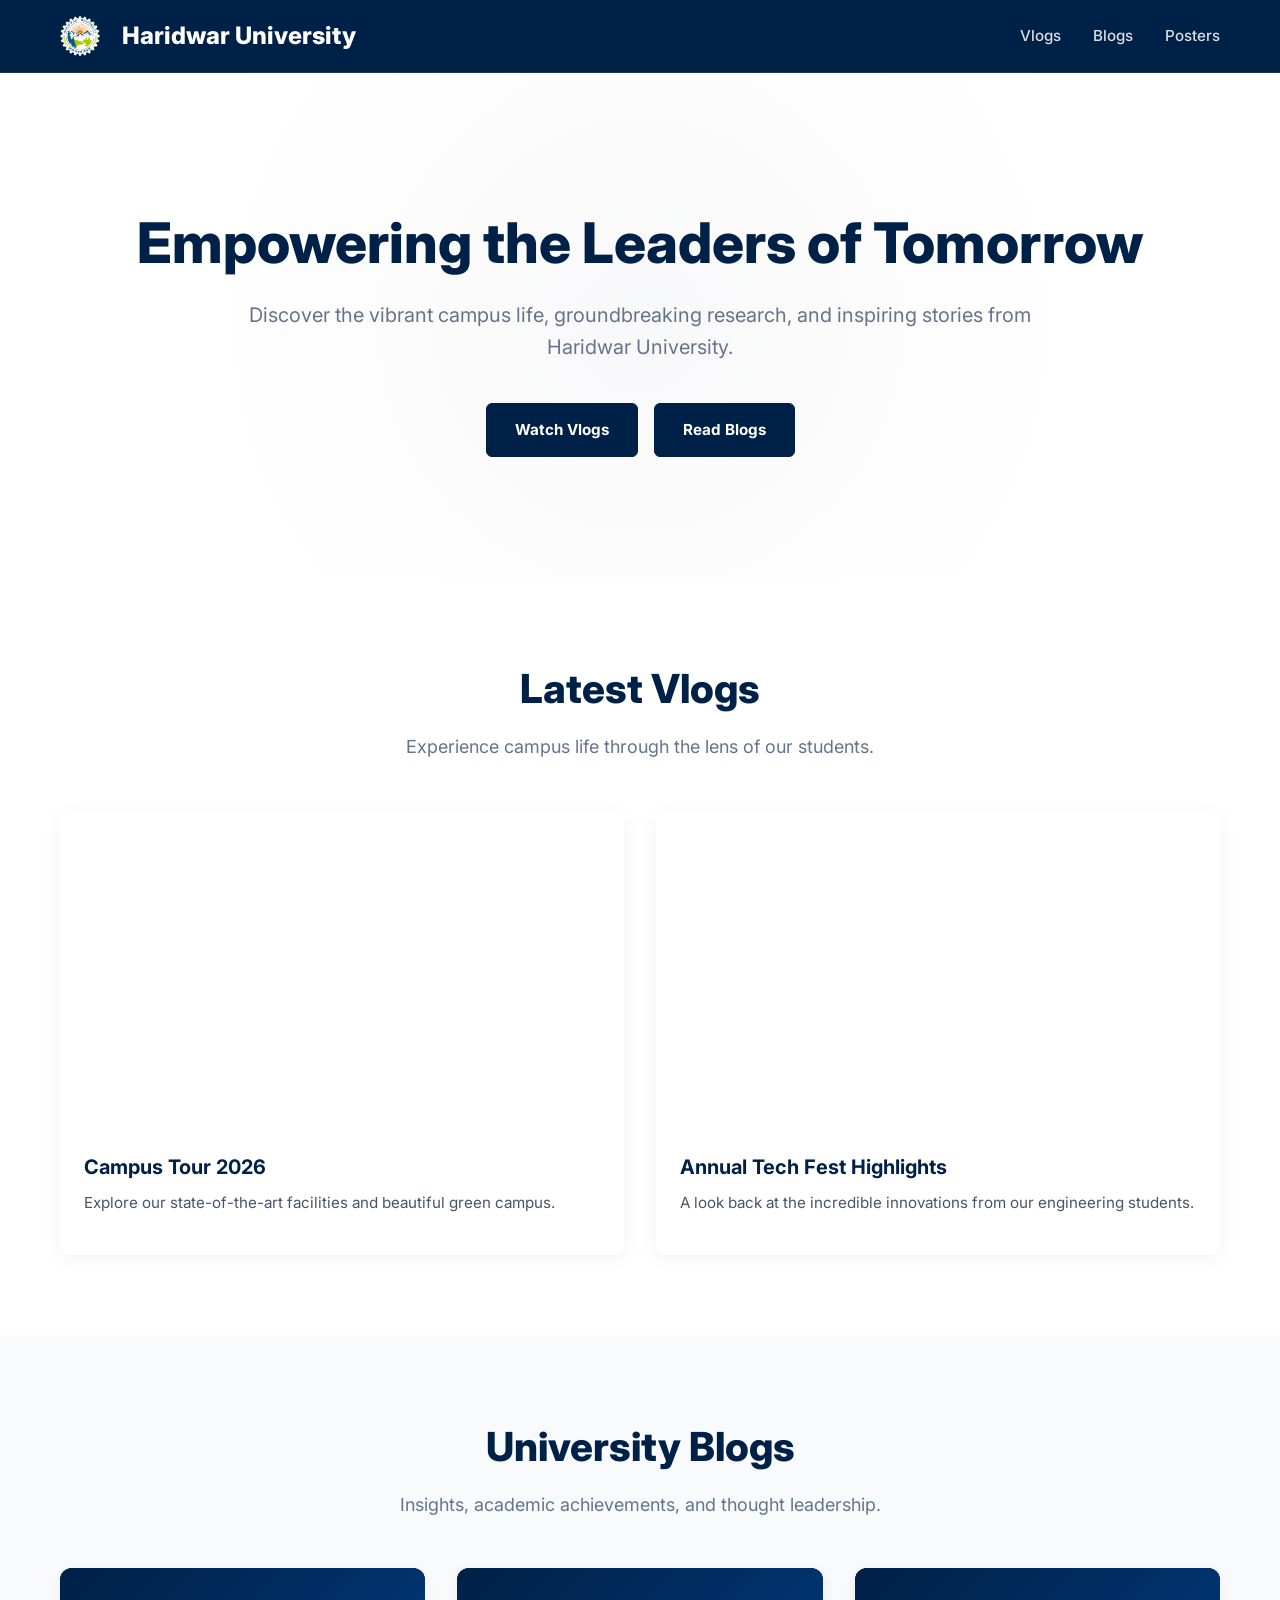
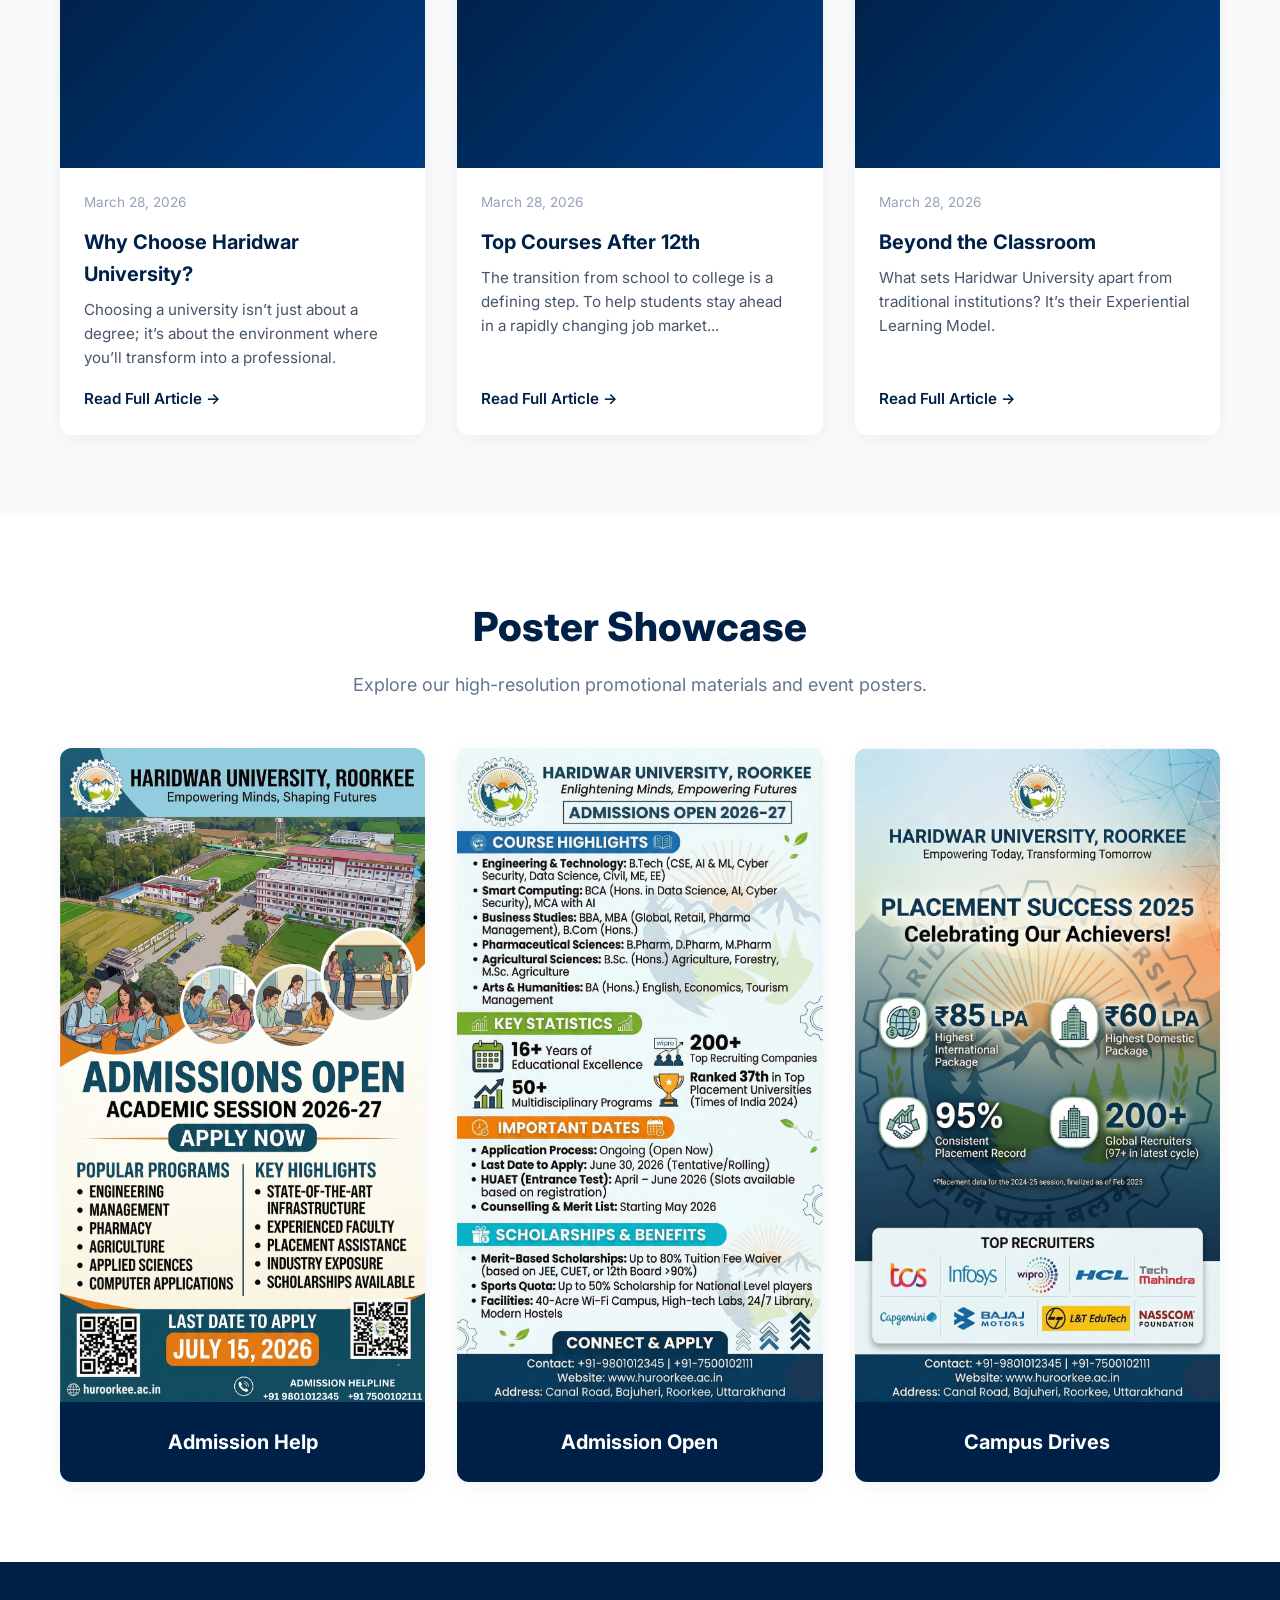
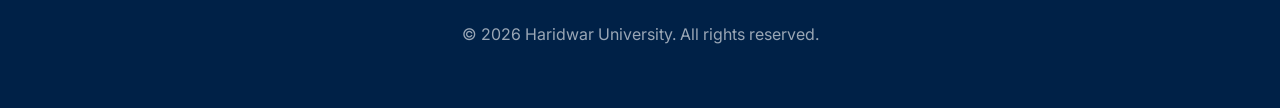
<file: index.html>
<!DOCTYPE html>
<html lang="en">
<head>
    <meta charset="UTF-8">
    <meta name="viewport" content="width=device-width, initial-scale=1.0">
    <title>Haridwar University - Marketing Hub</title>
    <meta name="theme-color" content="#002147">
    <link rel="stylesheet" href="styles.css">
</head>
<body>

    <!-- Header / Navbar -->
    <header class="navbar">
        <div class="container nav-container">
            <a href="#" class="logo">
                <img src="logo.png" alt="Haridwar University Logo" style="height: 40px; vertical-align: middle; margin-right: 10px;">
                Haridwar University
            </a>
            <nav>
                <ul class="nav-links">
                    <li><a href="#vlogs">Vlogs</a></li>
                    <li><a href="#blogs">Blogs</a></li>
                    <li><a href="#posters">Posters</a></li>
                </ul>
            </nav>
        </div>
    </header>

    <!-- Hero Section -->
    <section class="hero">
        <div class="container hero-container">
            <h1>Empowering the Leaders of Tomorrow</h1>
            <p>Discover the vibrant campus life, groundbreaking research, and inspiring stories from Haridwar University.</p>
            <div class="hero-buttons">
                <a href="#vlogs" class="btn btn-primary">Watch Vlogs</a>
                <a href="#blogs" class="btn btn-outline">Read Blogs</a>
            </div>
        </div>
    </section>

    <!-- Video Gallery (Vlogs) -->
    <section id="vlogs" class="section">
        <div class="container">
            <div class="section-header">
                <h2>Latest Vlogs</h2>
                <p>Experience campus life through the lens of our students.</p>
            </div>
            
            <div class="video-grid">
                <!-- Video 1 -->
                <div class="card">
                    <div class="video-wrapper">
                        <iframe src="https://www.youtube.com/embed/dQw4w9WgXcQ" title="YouTube video player" frameborder="0" allowfullscreen></iframe>
                    </div>
                    <div class="card-info">
                        <h3>Campus Tour 2026</h3>
                        <p>Explore our state-of-the-art facilities and beautiful green campus.</p>
                    </div>
                </div>
                <!-- Video 2 -->
                <div class="card">
                    <div class="video-wrapper">
                        <iframe src="https://www.youtube.com/embed/dQw4w9WgXcQ" title="YouTube video player" frameborder="0" allowfullscreen></iframe>
                    </div>
                    <div class="card-info">
                        <h3>Annual Tech Fest Highlights</h3>
                        <p>A look back at the incredible innovations from our engineering students.</p>
                    </div>
                </div>
            </div>
        </div>
    </section>

    <!-- Blog List -->
    <section id="blogs" class="section bg-light">
        <div class="container">
            <div class="section-header">
                <h2>University Blogs</h2>
                <p>Insights, academic achievements, and thought leadership.</p>
            </div>
            
            <div class="blog-grid">
                <!-- Blog Post 1 -->
                <article class="card blog-card">
                    <div class="blog-img"></div>
                    <div class="card-info">
                        <span class="blog-date">March 28, 2026</span>
                        <h3>Why Choose Haridwar University?</h3>
                        <p>Choosing a university isn’t just about a degree; it’s about the environment where you’ll transform into a professional.</p>
                        <a href="article1.html" class="read-more">Read Full Article &rarr;</a>
                    </div>
                </article>
                
                <!-- Blog Post 2 -->
                <article class="card blog-card">
                    <div class="blog-img" style="background-color: #002147;"></div>
                    <div class="card-info">
                        <span class="blog-date">March 28, 2026</span>
                        <h3>Top Courses After 12th</h3>
                        <p>The transition from school to college is a defining step. To help students stay ahead in a rapidly changing job market...</p>
                        <a href="article2.html" class="read-more">Read Full Article &rarr;</a>
                    </div>
                </article>

                <!-- Blog Post 3 -->
                <article class="card blog-card">
                    <div class="blog-img"></div>
                    <div class="card-info">
                        <span class="blog-date">March 28, 2026</span>
                        <h3>Beyond the Classroom</h3>
                        <p>What sets Haridwar University apart from traditional institutions? It’s their Experiential Learning Model.</p>
                        <a href="article3.html" class="read-more">Read Full Article &rarr;</a>
                    </div>
                </article>
            </div>
        </div>
    </section>

    <!-- Poster Showcase -->
    <section id="posters" class="section">
        <div class="container">
            <div class="section-header">
                <h2>Poster Showcase</h2>
                <p>Explore our high-resolution promotional materials and event posters.</p>
            </div>
            
            <div class="poster-grid">
                <div class="card">
                    <img src="ADmission Help.png" alt="Admission Help" style="width: 100%;">
                    <div class="card-info">
                        <h4>Admission Help</h4>
                    </div>
                </div>
                <div class="card">
                    <img src="Untitled design2.png" alt="Admission Open" style="width: 100%;">
                    <div class="card-info">
                        <h4>Admission Open</h4>
                    </div>
                </div>
                <div class="card">
                    <img src="Untitled design3.png" alt="Campus Drives" style="width: 100%;">
                    <div class="card-info">
                        <h4>Campus Drives</h4>
                    </div>
                </div>
            </div>
        </div>
    </section>

    <!-- Footer -->
    <footer class="footer">
        <div class="container">
            <p>&copy; 2026 Haridwar University. All rights reserved.</p>
        </div>
    </footer>

</body>
</html>
</file>
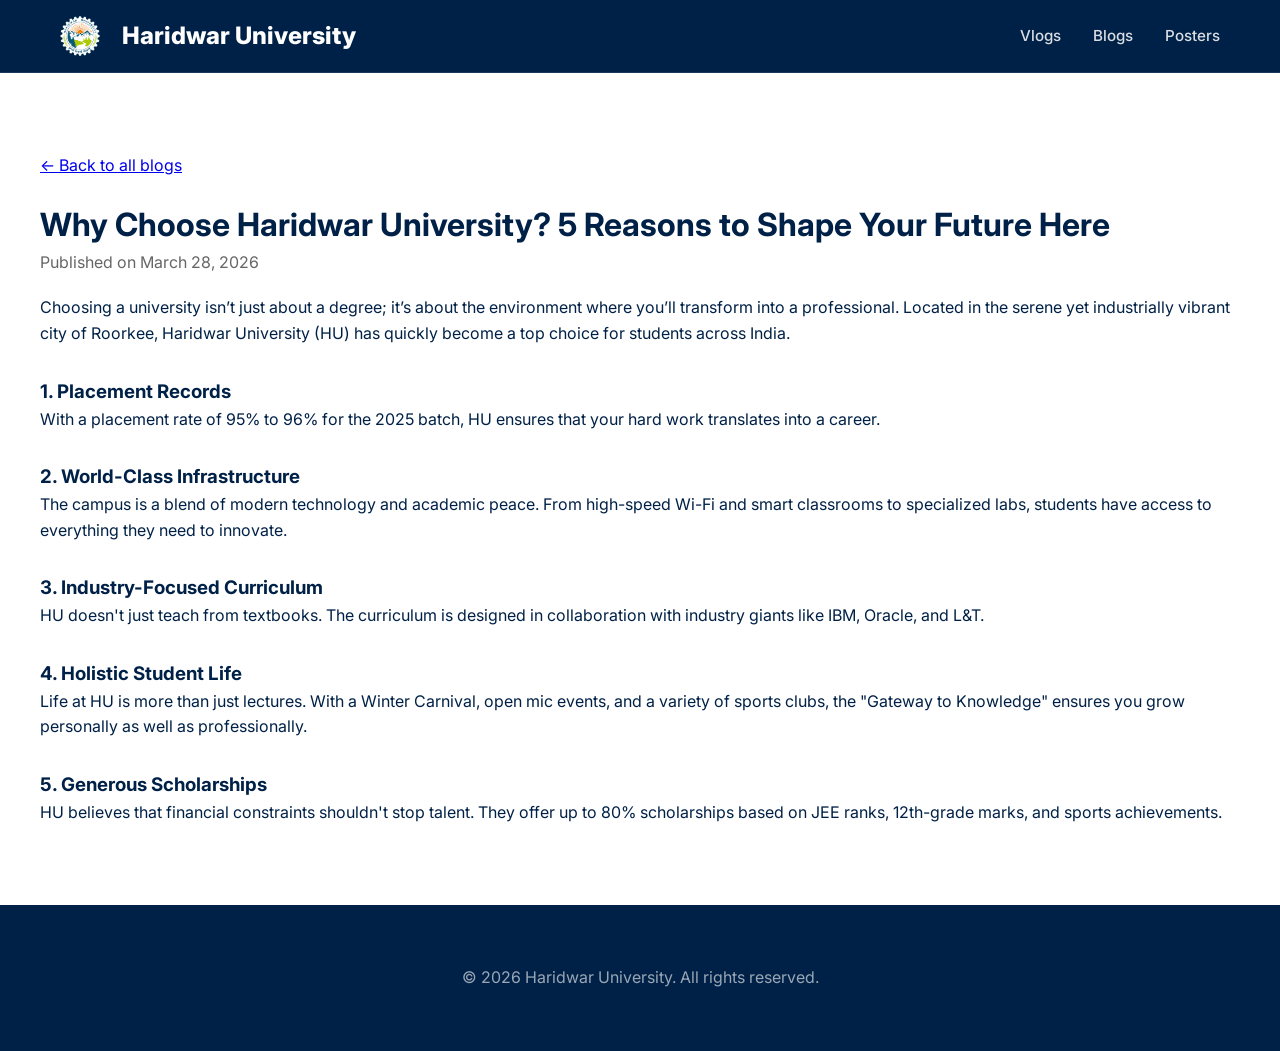
<file: article1.html>
<!DOCTYPE html>
<html lang="en">
<head>
    <meta charset="UTF-8">
    <meta name="viewport" content="width=device-width, initial-scale=1.0">
    <title>Blog - Haridwar University</title>
    <meta name="theme-color" content="#002147">
    <link rel="stylesheet" href="styles.css">
</head>
<body>
    <header class="navbar">
        <div class="container nav-container">
            <a href="index.html" class="logo">
                <img src="logo.png" alt="Haridwar University Logo" style="height: 40px; vertical-align: middle; margin-right: 10px;">
                Haridwar University
            </a>
            <nav>
                <ul class="nav-links">
                    <li><a href="index.html#vlogs">Vlogs</a></li>
                    <li><a href="index.html#blogs">Blogs</a></li>
                    <li><a href="index.html#posters">Posters</a></li>
                </ul>
            </nav>
        </div>
    </header>

    <main class="container section">
        <a href="index.html#blogs">&larr; Back to all blogs</a>
        <h1 style="margin-top: 20px;">Why Choose Haridwar University? 5 Reasons to Shape Your Future Here</h1>
        <p style="color: #666; margin-bottom: 20px;">Published on March 28, 2026</p>

        <p>Choosing a university isn’t just about a degree; it’s about the environment where you’ll transform into a professional. Located in the serene yet industrially vibrant city of Roorkee, Haridwar University (HU) has quickly become a top choice for students across India.</p>

        <h3 style="margin-top: 30px;">1. Placement Records</h3>
        <p>With a placement rate of 95% to 96% for the 2025 batch, HU ensures that your hard work translates into a career.</p>

        <h3 style="margin-top: 30px;">2. World-Class Infrastructure</h3>
        <p>The campus is a blend of modern technology and academic peace. From high-speed Wi-Fi and smart classrooms to specialized labs, students have access to everything they need to innovate.</p>

        <h3 style="margin-top: 30px;">3. Industry-Focused Curriculum</h3>
        <p>HU doesn't just teach from textbooks. The curriculum is designed in collaboration with industry giants like IBM, Oracle, and L&T.</p>

        <h3 style="margin-top: 30px;">4. Holistic Student Life</h3>
        <p>Life at HU is more than just lectures. With a Winter Carnival, open mic events, and a variety of sports clubs, the "Gateway to Knowledge" ensures you grow personally as well as professionally.</p>

        <h3 style="margin-top: 30px;">5. Generous Scholarships</h3>
        <p>HU believes that financial constraints shouldn't stop talent. They offer up to 80% scholarships based on JEE ranks, 12th-grade marks, and sports achievements.</p>
    </main>

    <footer class="footer">
        <div class="container">
            <p>&copy; 2026 Haridwar University. All rights reserved.</p>
        </div>
    </footer>
</body>
</html>
</file>
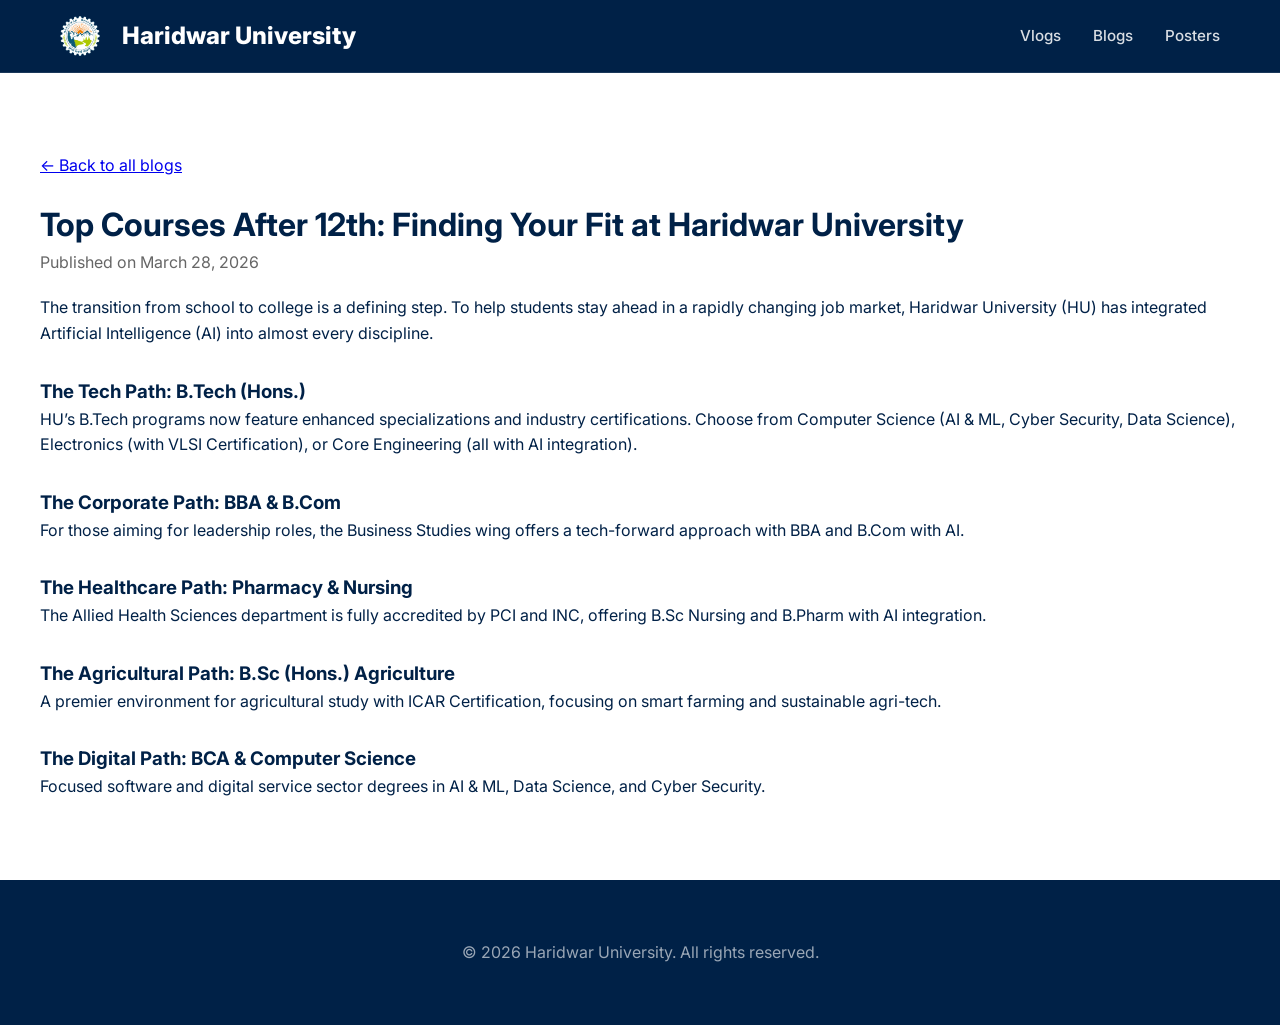
<file: article2.html>
<!DOCTYPE html>
<html lang="en">
<head>
    <meta charset="UTF-8">
    <meta name="viewport" content="width=device-width, initial-scale=1.0">
    <title>Blog - Haridwar University</title>
    <meta name="theme-color" content="#002147">
    <link rel="stylesheet" href="styles.css">
</head>
<body>
    <header class="navbar">
        <div class="container nav-container">
            <a href="index.html" class="logo">
                <img src="logo.png" alt="Haridwar University Logo" style="height: 40px; vertical-align: middle; margin-right: 10px;">
                Haridwar University
            </a>
            <nav>
                <ul class="nav-links">
                    <li><a href="index.html#vlogs">Vlogs</a></li>
                    <li><a href="index.html#blogs">Blogs</a></li>
                    <li><a href="index.html#posters">Posters</a></li>
                </ul>
            </nav>
        </div>
    </header>

    <main class="container section">
        <a href="index.html#blogs">&larr; Back to all blogs</a>
        <h1 style="margin-top: 20px;">Top Courses After 12th: Finding Your Fit at Haridwar University</h1>
        <p style="color: #666; margin-bottom: 20px;">Published on March 28, 2026</p>

        <p>The transition from school to college is a defining step. To help students stay ahead in a rapidly changing job market, Haridwar University (HU) has integrated Artificial Intelligence (AI) into almost every discipline.</p>

        <h3 style="margin-top: 30px;">The Tech Path: B.Tech (Hons.)</h3>
        <p>HU’s B.Tech programs now feature enhanced specializations and industry certifications. Choose from Computer Science (AI & ML, Cyber Security, Data Science), Electronics (with VLSI Certification), or Core Engineering (all with AI integration).</p>

        <h3 style="margin-top: 30px;">The Corporate Path: BBA & B.Com</h3>
        <p>For those aiming for leadership roles, the Business Studies wing offers a tech-forward approach with BBA and B.Com with AI.</p>

        <h3 style="margin-top: 30px;">The Healthcare Path: Pharmacy & Nursing</h3>
        <p>The Allied Health Sciences department is fully accredited by PCI and INC, offering B.Sc Nursing and B.Pharm with AI integration.</p>

        <h3 style="margin-top: 30px;">The Agricultural Path: B.Sc (Hons.) Agriculture</h3>
        <p>A premier environment for agricultural study with ICAR Certification, focusing on smart farming and sustainable agri-tech.</p>

        <h3 style="margin-top: 30px;">The Digital Path: BCA & Computer Science</h3>
        <p>Focused software and digital service sector degrees in AI & ML, Data Science, and Cyber Security.</p>
    </main>

    <footer class="footer">
        <div class="container">
            <p>&copy; 2026 Haridwar University. All rights reserved.</p>
        </div>
    </footer>
</body>
</html>
</file>
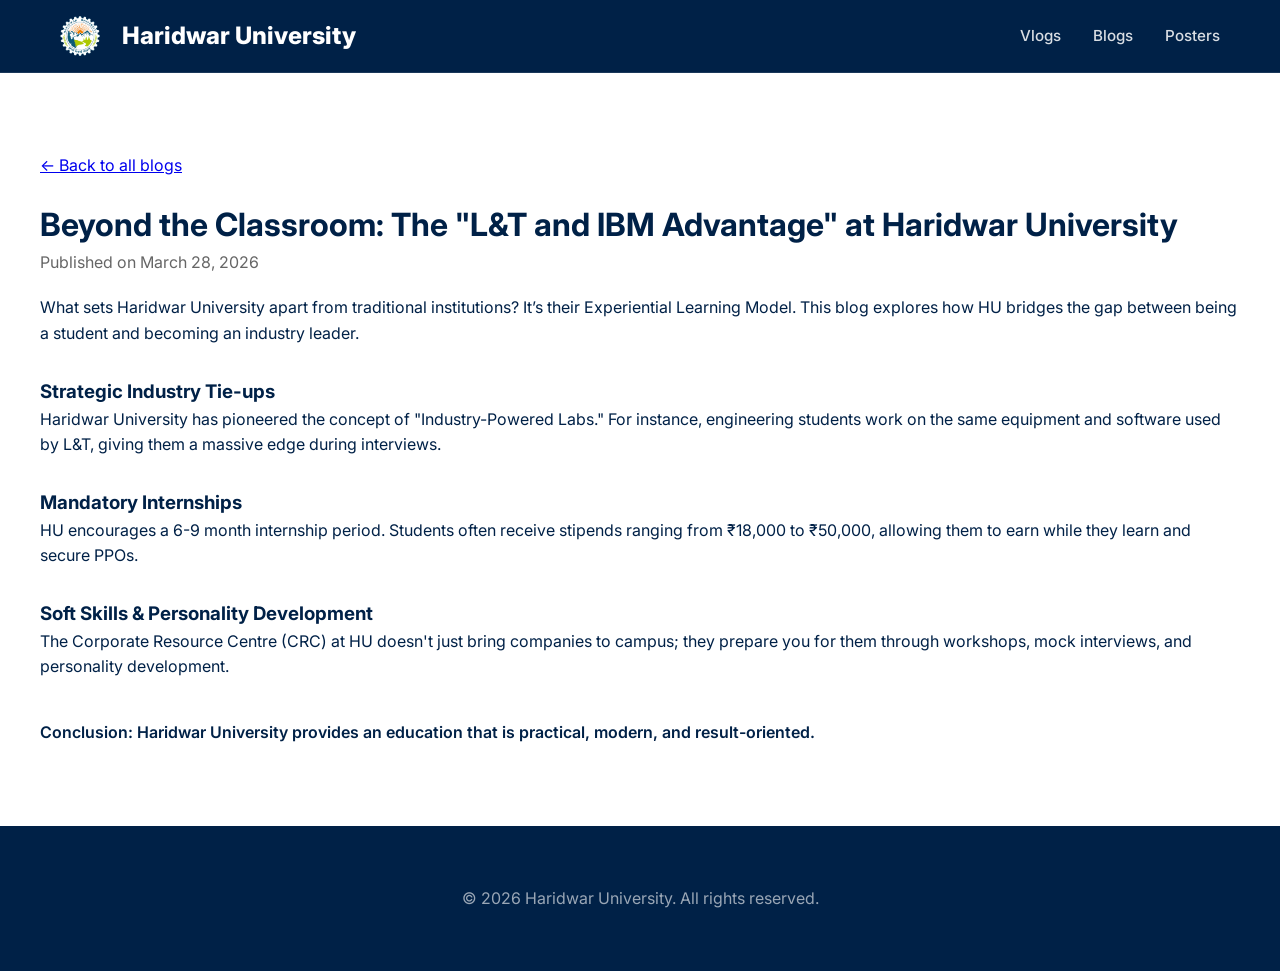
<file: article3.html>
<!DOCTYPE html>
<html lang="en">
<head>
    <meta charset="UTF-8">
    <meta name="viewport" content="width=device-width, initial-scale=1.0">
    <title>Blog - Haridwar University</title>
    <meta name="theme-color" content="#002147">
    <link rel="stylesheet" href="styles.css">
</head>
<body>
    <header class="navbar">
        <div class="container nav-container">
            <a href="index.html" class="logo">
                <img src="logo.png" alt="Haridwar University Logo" style="height: 40px; vertical-align: middle; margin-right: 10px;">
                Haridwar University
            </a>
            <nav>
                <ul class="nav-links">
                    <li><a href="index.html#vlogs">Vlogs</a></li>
                    <li><a href="index.html#blogs">Blogs</a></li>
                    <li><a href="index.html#posters">Posters</a></li>
                </ul>
            </nav>
        </div>
    </header>

    <main class="container section">
        <a href="index.html#blogs">&larr; Back to all blogs</a>
        <h1 style="margin-top: 20px;">Beyond the Classroom: The "L&T and IBM Advantage" at Haridwar University</h1>
        <p style="color: #666; margin-bottom: 20px;">Published on March 28, 2026</p>

        <p>What sets Haridwar University apart from traditional institutions? It’s their Experiential Learning Model. This blog explores how HU bridges the gap between being a student and becoming an industry leader.</p>

        <h3 style="margin-top: 30px;">Strategic Industry Tie-ups</h3>
        <p>Haridwar University has pioneered the concept of "Industry-Powered Labs." For instance, engineering students work on the same equipment and software used by L&T, giving them a massive edge during interviews.</p>

        <h3 style="margin-top: 30px;">Mandatory Internships</h3>
        <p>HU encourages a 6-9 month internship period. Students often receive stipends ranging from ₹18,000 to ₹50,000, allowing them to earn while they learn and secure PPOs.</p>

        <h3 style="margin-top: 30px;">Soft Skills & Personality Development</h3>
        <p>The Corporate Resource Centre (CRC) at HU doesn't just bring companies to campus; they prepare you for them through workshops, mock interviews, and personality development.</p>

        <p style="margin-top: 40px; font-weight: 600;">Conclusion: Haridwar University provides an education that is practical, modern, and result-oriented.</p>
    </main>

    <footer class="footer">
        <div class="container">
            <p>&copy; 2026 Haridwar University. All rights reserved.</p>
        </div>
    </footer>
</body>
</html>
</file>
<file: styles.css>
@import url('https://fonts.googleapis.com/css2?family=Inter:wght@300;400;500;600;700;800&display=swap');

/* Restore Exact Layout from Screenshots - High Fidelity */
:root {
    --primary-color: #002147;
    --primary-light: #003b80;
    --text-main: #002147; /* Based on heading colors in screenshot */
    --text-muted: #64748b;
    --bg-white: #ffffff;
    --bg-light: #f8fafc;
    --border-color: #e2e8f0;
    --font-sans: 'Inter', sans-serif;
    --transition: all 0.3s ease;
}

/* Reset */
* {
    margin: 0;
    padding: 0;
    box-sizing: border-box;
}

body {
    font-family: var(--font-sans);
    color: var(--text-main);
    background-color: var(--bg-white);
    line-height: 1.6;
}

.container {
    max-width: 1200px;
    margin: 0 auto;
    padding: 0 20px;
}

.section {
    padding: 80px 0;
}

.bg-light {
    background-color: var(--bg-light);
}

.section-header {
    text-align: center;
    margin-bottom: 48px;
}

.section-header h2 {
    font-size: 2.5rem;
    color: var(--primary-color);
    margin-bottom: 12px;
    font-weight: 800;
}

.section-header p {
    color: var(--text-muted);
    font-size: 1.125rem;
    max-width: 800px;
    margin: 0 auto;
}

/* Navbar */
.navbar {
    position: sticky;
    top: 0;
    z-index: 1000;
    background-color: var(--primary-color);
    border-bottom: 1px solid rgba(255, 255, 255, 0.1);
    padding: 16px 0;
    backdrop-filter: blur(10px);
}

.nav-container {
    display: flex;
    justify-content: space-between;
    align-items: center;
}

.logo {
    display: flex;
    align-items: center;
    gap: 12px;
    font-size: 1.5rem;
    font-weight: 800;
    color: #fff;
    text-decoration: none;
}

.logo span {
    font-weight: 300;
    color: rgba(255, 255, 255, 0.7);
}

.nav-links {
    display: flex;
    list-style: none;
    gap: 32px;
}

.nav-links li a {
    font-size: 0.95rem;
    font-weight: 500;
    color: rgba(255, 255, 255, 0.85);
    text-decoration: none;
    transition: var(--transition);
}

.nav-links li a:hover {
    color: #fff;
    opacity: 1;
}

/* Mobile Menu Toggle (Simplified) */
.menu-toggle {
    display: none;
    flex-direction: column;
    gap: 6px;
    cursor: pointer;
}

.menu-toggle span {
    width: 28px;
    height: 3px;
    background-color: #fff;
    border-radius: 3px;
}

/* Hero Section - Matching the concentric circle background effect */
.hero {
    padding: 140px 0 120px;
    background-color: #fff;
    text-align: center;
    position: relative;
    background-image: 
        radial-gradient(circle, rgba(0,33,71,0.02) 0%, transparent 60%),
        radial-gradient(circle, rgba(0,33,71,0.01) 0%, transparent 80%);
}

.hero h1 {
    font-size: 3.5rem;
    font-weight: 800;
    color: var(--primary-color);
    line-height: 1.1;
    margin-bottom: 24px;
}

.hero p {
    font-size: 1.25rem;
    color: #64748b;
    max-width: 800px;
    margin: 0 auto 40px;
}

.hero-buttons {
    display: flex;
    gap: 16px;
    justify-content: center;
}

/* Specific Buttons */
.btn {
    padding: 14px 28px;
    border-radius: 6px;
    font-weight: 700;
    font-size: 0.95rem;
    text-decoration: none;
    transition: var(--transition);
}

.btn-primary {
    background-color: var(--primary-color);
    color: #fff;
    border: 1px solid var(--primary-color);
}

.btn-primary:hover {
    background-color: transparent;
    color: var(--primary-color);
}

.btn-outline {
    background-color: var(--primary-color);
    color: #fff;
    border: 1px solid var(--primary-color);
}

.btn-outline:hover {
    background-color: transparent;
    color: var(--primary-color);
}


/* Grid Layouts */
.video-grid {
    display: grid;
    grid-template-columns: repeat(2, 1fr);
    gap: 32px;
}

.blog-grid, .poster-grid {
    display: grid;
    grid-template-columns: repeat(3, 1fr);
    gap: 32px;
}

/* Card Styling - Matching the rounded shadow look in screenshots */
.card {
    background: #fff;
    border-radius: 12px;
    overflow: hidden;
    box-shadow: 0 4px 20px rgba(0, 0, 0, 0.05); /* Softer shadow */
    border: none;
    transition: var(--transition);
    height: 100%;
    display: flex;
    flex-direction: column;
}

.card:hover {
    transform: translateY(-4px);
    box-shadow: 0 10px 30px rgba(0, 33, 71, 0.08);
}

.video-wrapper {
    position: relative;
    padding-bottom: 56.25%;
    overflow: hidden;
}

.video-wrapper iframe {
    position: absolute;
    top: 0; left: 0; width: 100%; height: 100%;
}

.card-info {
    padding: 24px;
    flex-grow: 1;
    display: flex;
    flex-direction: column;
    background-color: #fff;
    color: var(--text-main);
}

.card-info h3, .card-info h4 {
    font-size: 1.25rem;
    font-weight: 700;
    color: var(--primary-color);
    margin-bottom: 8px;
}

.blog-date {
    font-size: 0.85rem;
    color: #94a3b8;
    margin-bottom: 12px;
    display: block;
}

.card-info p {
    font-size: 0.95rem;
    color: #475569;
    margin-bottom: 16px;
    flex-grow: 1;
}

.read-more {
    font-weight: 600;
    color: var(--primary-color);
    font-size: 0.95rem;
    text-decoration: none;
}

/* Specific styling for Poster card info */
#posters .card-info {
    background-color: var(--primary-color);
    color: #fff;
    text-align: center;
}

#posters .card-info h4 {
    color: #fff;
    margin-bottom: 0;
}

.blog-img {
    width: 100%;
    height: 200px;
    background-color: var(--primary-color);
    background-image: linear-gradient(135deg, var(--primary-color) 0%, var(--primary-light) 100%);
}

.poster-grid img {
    width: 100%;
    height: auto;
    display: block;
}

/* Footer Styling */
.footer {
    background-color: var(--primary-color);
    padding: 60px 0;
    color: #fff;
}

.footer-content {
    display: flex;
    justify-content: space-between;
    align-items: center;
}

.footer-brand h2 {
    font-size: 1.5rem;
    color: #fff;
}

.footer-brand p {
    color: rgba(255, 255, 255, 0.7);
}

.footer-links p {
    color: rgba(255, 255, 255, 0.5);
    font-size: 0.85rem;
}

.footer p {
    text-align: center;
    color: rgba(255, 255, 255, 0.6);
}

/* Responsive */
/* Responsive Improvements */
@media (max-width: 1024px) {
    .section-header h2 { font-size: 2.25rem; }
    .hero h1 { font-size: 3rem; }
}

@media (max-width: 768px) {
    .section { padding: 60px 0; }
    .section-header { margin-bottom: 32px; }
    .section-header h2 { font-size: 2rem; }
    .section-header p { font-size: 1rem; }
    
    .navbar { padding: 12px 0; }
    .nav-container { flex-direction: column; gap: 16px; align-items: center; }
    .nav-links { gap: 20px; font-size: 0.9rem; }
    .logo { font-size: 1.25rem; text-align: center; }
    .logo img { height: 32px; }

    .hero { padding: 100px 0 80px; }
    .hero h1 { font-size: 2.5rem; }
    .hero p { font-size: 1.125rem; margin-bottom: 32px; }
    .hero-buttons { flex-direction: column; width: 100%; max-width: 280px; margin: 0 auto; }
    .btn { width: 100%; text-align: center; }

    .video-grid, .blog-grid, .poster-grid { 
        grid-template-columns: 1fr; 
        gap: 24px; 
    }
    
    .footer { padding: 40px 0; }
    .footer-content { flex-direction: column; gap: 24px; text-align: center; }
}

@media (max-width: 480px) {
    .hero h1 { font-size: 2.25rem; }
    .logo { font-size: 1.15rem; }
    .section-header h2 { font-size: 1.85rem; }
    .nav-links { gap: 15px; flex-wrap: wrap; justify-content: center; }
}
</file>
